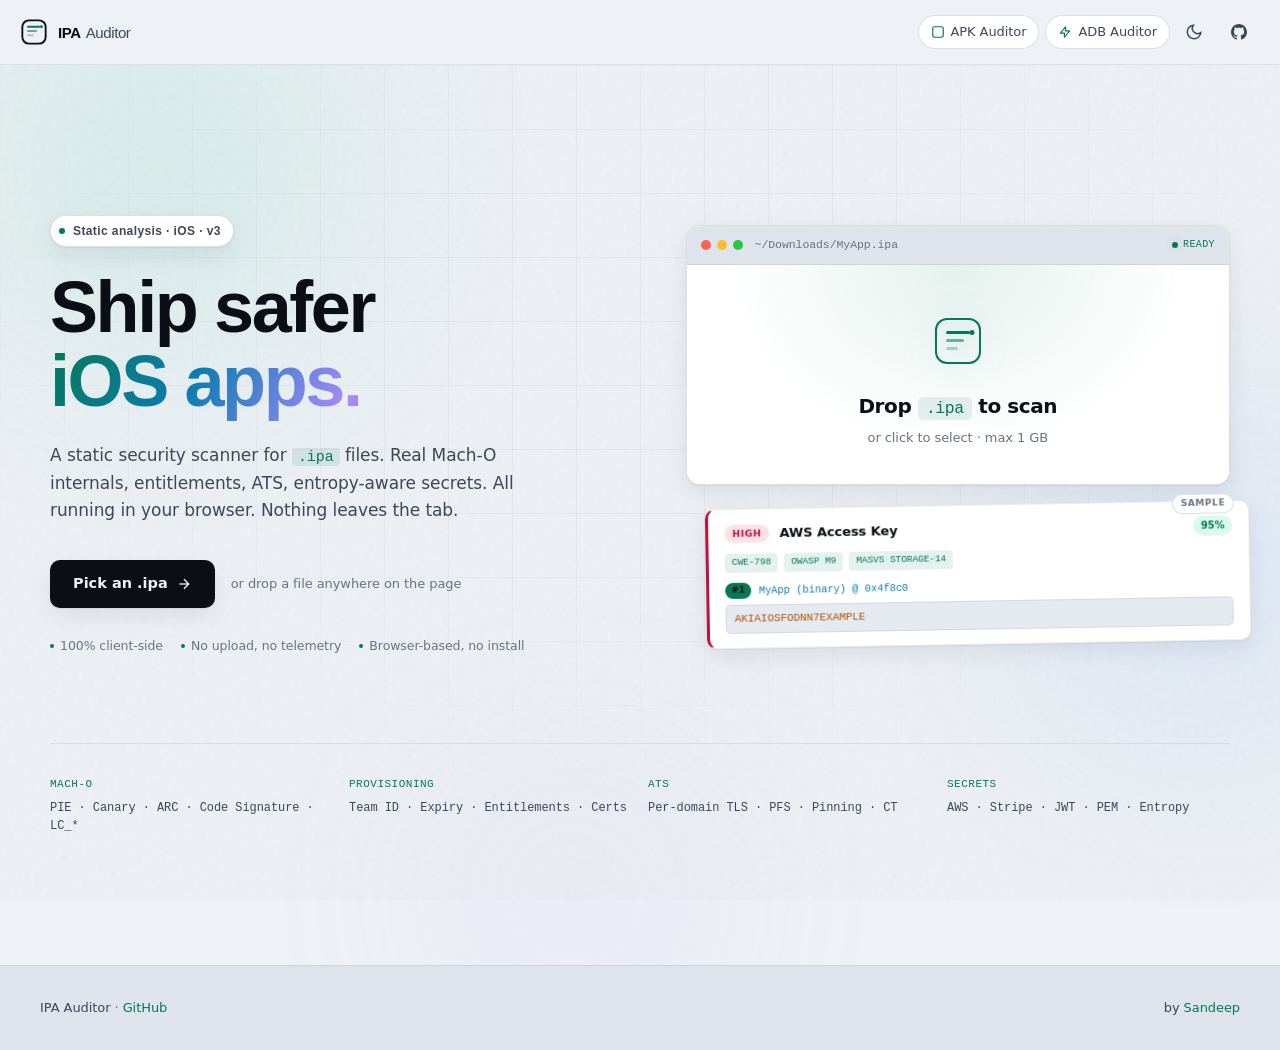
<file: index.html>
<!DOCTYPE html>
<html lang="en" data-theme="dark">
<head>
    <meta charset="UTF-8">
    <meta name="viewport" content="width=device-width, initial-scale=1.0, viewport-fit=cover">
    <meta name="color-scheme" content="dark light">
    <title>IPA Auditor - iOS Static Security Analysis</title>
    <meta name="description" content="iOS IPA static security scanner in your browser. Real Mach-O parsing, embedded provisioning &amp; entitlements, deep ATS analysis, entropy-aware secret detection, SARIF / JSON / CSV / PDF export. 100% client-side.">
    <meta name="author" content="Sandeep Wawdane">
    <meta name="generator" content="IPA Auditor 3.0">
    <meta name="theme-color" content="#FCFCFD" media="(prefers-color-scheme: light)">
    <meta name="theme-color" content="#07080B" media="(prefers-color-scheme: dark)">
    <meta name="application-name" content="IPA Auditor">
    <meta http-equiv="X-Content-Type-Options" content="nosniff">
    <meta http-equiv="X-UA-Compatible" content="IE=edge">
    <meta http-equiv="Content-Security-Policy" content="default-src 'self'; img-src 'self' data: blob:; style-src 'self' 'unsafe-inline' https://fonts.googleapis.com; font-src 'self' https://fonts.gstatic.com data:; script-src 'self' 'unsafe-inline' blob:; worker-src 'self' blob:; connect-src 'self'; frame-ancestors 'none'; base-uri 'self'; form-action 'self'">
    <meta name="referrer" content="strict-origin-when-cross-origin">
    <meta name="robots" content="index, follow, max-image-preview:large">

    <meta property="og:title" content="IPA Auditor - iOS Static Security Analysis">
    <meta property="og:description" content="iOS IPA static security scanner in your browser. Real Mach-O parsing, entitlements, ATS, entropy-aware secret detection. 100% client-side.">
    <meta property="og:type" content="website">
    <meta property="og:url" content="https://ipaauditor.com/">
    <meta property="og:image" content="https://ipaauditor.com/icons/icon-512.svg">
    <meta property="og:image:type" content="image/svg+xml">
    <meta property="og:image:width" content="512">
    <meta property="og:image:height" content="512">
    <meta property="og:site_name" content="IPA Auditor">
    <meta property="og:locale" content="en_US">

    <meta name="twitter:card" content="summary_large_image">
    <meta name="twitter:title" content="IPA Auditor - iOS Static Security Analysis">
    <meta name="twitter:description" content="iOS IPA static security scanner in your browser. Mach-O + entitlements + ATS + entropy-aware secrets. 100% client-side.">
    <meta name="twitter:image" content="https://ipaauditor.com/icons/icon-512.svg">

    <link rel="canonical" href="https://ipaauditor.com/">
    <link rel="icon" type="image/svg+xml" href="icons/icon-192.svg">
    <link rel="preconnect" href="https://fonts.googleapis.com">
    <link rel="preconnect" href="https://fonts.gstatic.com" crossorigin>
    <link rel="preload" as="style" href="https://fonts.googleapis.com/css2?family=Inter:wght@400;500;600;700&family=Fraunces:opsz,wght@9..144,500;9..144,600;9..144,700;9..144,800&family=JetBrains+Mono:wght@400;500&display=swap">
    <link rel="stylesheet" href="https://fonts.googleapis.com/css2?family=Inter:wght@400;500;600;700&family=Fraunces:opsz,wght@9..144,500;9..144,600;9..144,700;9..144,800&family=JetBrains+Mono:wght@400;500&display=swap">
    <link rel="stylesheet" href="src/styles.css">

    <script type="application/ld+json">
    {
      "@context": "https://schema.org",
      "@type": "WebApplication",
      "name": "IPA Auditor",
      "url": "https://ipaauditor.com/",
      "applicationCategory": "SecurityApplication",
      "operatingSystem": "Web Browser",
      "browserRequirements": "Requires a modern browser with Web Workers, IndexedDB, and File API support.",
      "offers": { "@type": "Offer", "price": "0", "priceCurrency": "USD" },
      "creator": { "@type": "Person", "name": "Sandeep Wawdane", "url": "https://github.com/thecybersandeep" },
      "description": "iOS IPA static security scanner running entirely in the browser."
    }
    </script>
</head>
<body>
    <a class="skip-link" href="#main">Skip to content</a>

    <div class="gradient-orbs" aria-hidden="true">
        <div class="orb orb-1"></div>
        <div class="orb orb-2"></div>
        <div class="orb orb-3"></div>
    </div>
    <div class="grid-pattern" aria-hidden="true"></div>

    <header class="site-header" role="banner">
        <div class="site-header-inner">
            <a href="#" class="logo" aria-label="IPA Auditor home">
                <div class="logo-icon" aria-hidden="true">
                    <svg viewBox="0 0 36 36" fill="none" xmlns="http://www.w3.org/2000/svg">
                        <rect x="3" y="3" width="30" height="30" rx="8.5" fill="none" stroke="currentColor" stroke-width="2.4" stroke-linejoin="round"/>
                        <rect x="9" y="10" width="17" height="2.6" rx="1.3" fill="var(--accent-primary)"/>
                        <rect x="9" y="15.5" width="13" height="2.6" rx="1.3" fill="currentColor" opacity="0.42"/>
                        <rect x="9" y="21" width="9"  height="2.6" rx="1.3" fill="currentColor" opacity="0.22"/>
                        <circle cx="27.5" cy="11.3" r="1.9" fill="var(--accent-primary)"/>
                    </svg>
                </div>
                <div class="logo-text"><span class="logo-prefix">IPA</span><span class="logo-suffix">Auditor</span></div>
            </a>
            <nav class="nav-links" aria-label="Main">
                <a href="https://apkauditor.com/" class="nav-link nav-sibling" target="_blank" rel="noopener noreferrer" title="Android APK static analyzer">
                    <svg viewBox="0 0 24 24" width="14" height="14" fill="none" stroke="currentColor" stroke-width="2" aria-hidden="true"><rect x="3" y="3" width="18" height="18" rx="3"/><line x1="9" y1="9" x2="9.01" y2="9"/><line x1="15" y1="9" x2="15.01" y2="9"/></svg>
                    APK Auditor
                </a>
                <a href="https://adbauditor.com/" class="nav-link nav-sibling" target="_blank" rel="noopener noreferrer" title="Live Android audit over WebUSB">
                    <svg viewBox="0 0 24 24" width="14" height="14" fill="none" stroke="currentColor" stroke-width="2" aria-hidden="true"><path stroke-linecap="round" stroke-linejoin="round" d="M13 10V3L4 14h7v7l9-11h-7z"/></svg>
                    ADB Auditor
                </a>
                <button class="nav-link icon" id="themeToggle" type="button" aria-label="Toggle theme" title="Toggle theme">
                    <svg class="theme-dark"  viewBox="0 0 24 24" width="18" height="18" fill="none" stroke="currentColor" stroke-width="2" aria-hidden="true"><path d="M21 12.79A9 9 0 1 1 11.21 3 7 7 0 0 0 21 12.79z"/></svg>
                    <svg class="theme-light" viewBox="0 0 24 24" width="18" height="18" fill="none" stroke="currentColor" stroke-width="2" aria-hidden="true"><circle cx="12" cy="12" r="5"/><line x1="12" y1="1" x2="12" y2="3"/><line x1="12" y1="21" x2="12" y2="23"/><line x1="4.22" y1="4.22" x2="5.64" y2="5.64"/><line x1="18.36" y1="18.36" x2="19.78" y2="19.78"/><line x1="1" y1="12" x2="3" y2="12"/><line x1="21" y1="12" x2="23" y2="12"/><line x1="4.22" y1="19.78" x2="5.64" y2="18.36"/><line x1="18.36" y1="5.64" x2="19.78" y2="4.22"/></svg>
                </button>
                <a href="https://github.com/thecybersandeep/ipaauditor" class="nav-link" target="_blank" rel="noopener noreferrer" aria-label="GitHub repo">
                    <svg viewBox="0 0 24 24" width="16" height="16" fill="currentColor" aria-hidden="true"><path d="M12 0c-6.626 0-12 5.373-12 12 0 5.302 3.438 9.8 8.207 11.387.599.111.793-.261.793-.577v-2.234c-3.338.726-4.033-1.416-4.033-1.416-.546-1.387-1.333-1.756-1.333-1.756-1.089-.745.083-.729.083-.729 1.205.084 1.839 1.237 1.839 1.237 1.07 1.834 2.807 1.304 3.492.997.107-.775.418-1.305.762-1.604-2.665-.305-5.467-1.334-5.467-5.931 0-1.311.469-2.381 1.236-3.221-.124-.303-.535-1.524.117-3.176 0 0 1.008-.322 3.301 1.23.957-.266 1.983-.399 3.003-.404 1.02.005 2.047.138 3.006.404 2.291-1.552 3.297-1.23 3.297-1.23.653 1.653.242 2.874.118 3.176.77.84 1.235 1.911 1.235 3.221 0 4.609-2.807 5.624-5.479 5.921.43.372.823 1.102.823 2.222v3.293c0 .319.192.694.801.576 4.765-1.589 8.199-6.086 8.199-11.386 0-6.627-5.373-12-12-12z"/></svg>
                </a>
            </nav>
        </div>
    </header>

    <main id="main">
    <section class="hero" id="landingContent">
        <div class="mesh-bg" aria-hidden="true">
            <div class="mesh-orb mesh-orb-1"></div>
            <div class="mesh-orb mesh-orb-2"></div>
            <div class="mesh-orb mesh-orb-3"></div>
            <div class="mesh-grid"></div>
            <div class="cursor-spot" id="cursorSpot"></div>
        </div>

        <div class="hero-inner">
            <div class="hero-text">
                <span class="hero-tag">
                    <span class="hero-tag-dot"></span>
                    Static analysis · iOS · v3
                </span>
                <h1 class="hero-title">
                    Ship safer<br>
                    <span class="hero-title-accent">iOS apps.</span>
                </h1>
                <p class="hero-subtitle">A static security scanner for <code>.ipa</code> files. Real Mach-O internals, entitlements, ATS, entropy-aware secrets. All running in your browser. Nothing leaves the tab.</p>

                <div class="hero-cta">
                    <button class="btn btn-primary btn-lg" id="heroCta" type="button">
                        Pick an .ipa
                        <svg viewBox="0 0 24 24" width="16" height="16" fill="none" stroke="currentColor" stroke-width="2" aria-hidden="true"><line x1="5" y1="12" x2="19" y2="12"/><polyline points="12 5 19 12 12 19"/></svg>
                    </button>
                    <span class="hero-cta-hint">or drop a file anywhere on the page</span>
                </div>

                <div class="hero-checks">
                    <span class="hero-check"><span class="hero-check-dot"></span>100% client-side</span>
                    <span class="hero-check"><span class="hero-check-dot"></span>No upload, no telemetry</span>
                    <span class="hero-check"><span class="hero-check-dot"></span>Browser-based, no install</span>
                </div>
            </div>

            <div class="hero-visual">
                <div class="dropzone" id="dropZone" role="button" tabindex="0" aria-label="Drop IPA file or click to select">
                    <div class="dropzone-toprow">
                        <span class="dropzone-traffic"><i></i><i></i><i></i></span>
                        <span class="dropzone-file mono">~/Downloads/MyApp.ipa</span>
                        <span class="dropzone-status"><span class="dropzone-status-dot"></span>READY</span>
                    </div>
                    <div class="dropzone-body">
                        <div class="dropzone-icon" aria-hidden="true">
                            <svg viewBox="0 0 64 64" fill="none">
                                <rect x="10" y="10" width="44" height="44" rx="11" fill="none" stroke="currentColor" stroke-width="2"/>
                                <rect x="20" y="22" width="24" height="3" rx="1.5" fill="currentColor"/>
                                <rect x="20" y="30" width="18" height="3" rx="1.5" fill="currentColor" opacity="0.55"/>
                                <rect x="20" y="38" width="12" height="3" rx="1.5" fill="currentColor" opacity="0.30"/>
                                <circle cx="46" cy="23.5" r="2.5" fill="var(--accent-primary)"/>
                            </svg>
                        </div>
                        <div class="dropzone-title">Drop <code>.ipa</code> to scan</div>
                        <div class="dropzone-desc">or click to select · max 1 GB</div>
                    </div>
                </div>

                <div class="preview-card" id="previewCard" aria-hidden="true">
                    <div class="preview-card-head">
                        <span class="preview-sev preview-sev-high" data-field="sev">HIGH</span>
                        <span class="preview-title" data-field="title">AWS Access Key</span>
                        <span class="preview-conf" data-field="conf">95%</span>
                    </div>
                    <div class="preview-meta" data-field="meta">
                        <span class="preview-tag">CWE-798</span>
                        <span class="preview-tag">OWASP M9</span>
                        <span class="preview-tag">MASVS STORAGE-14</span>
                    </div>
                    <div class="preview-instance">
                        <span class="preview-instance-num">#1</span>
                        <code class="preview-file" data-field="file">MyApp (binary) @ 0x4f8c0</code>
                    </div>
                    <code class="preview-match" data-field="match">&#65;KIA&#73;OSFODNN7EXAMPLE</code>
                </div>
            </div>

            <input type="file" id="fileInput" class="file-input" accept=".ipa,.zip" aria-label="Select IPA file">
        </div>

        <div class="hero-feats-row">
            <div class="hero-feat"><span class="hero-feat-key">Mach-O</span><span class="hero-feat-val">PIE · Canary · ARC · Code Signature · LC_*</span></div>
            <div class="hero-feat"><span class="hero-feat-key">Provisioning</span><span class="hero-feat-val">Team ID · Expiry · Entitlements · Certs</span></div>
            <div class="hero-feat"><span class="hero-feat-key">ATS</span><span class="hero-feat-val">Per-domain TLS · PFS · Pinning · CT</span></div>
            <div class="hero-feat"><span class="hero-feat-key">Secrets</span><span class="hero-feat-val">AWS · Stripe · JWT · PEM · Entropy</span></div>
        </div>

    </section>

    <div class="app-container" id="appContainer">
        <div class="app-header">
            <div class="app-title">
                <div class="app-icon" id="appIcon" aria-hidden="true"></div>
                <div class="app-info">
                    <h2 id="appName">App Name</h2>
                    <p id="bundleId" class="mono">bundle.id</p>
                </div>
            </div>
            <div class="app-actions">
                <div class="export-menu">
                    <button class="btn btn-ghost" id="exportMenuBtn" type="button" aria-haspopup="true" aria-expanded="false" title="Export findings">
                        <svg viewBox="0 0 24 24" width="14" height="14" fill="none" stroke="currentColor" stroke-width="2" aria-hidden="true"><path d="M21 15v4a2 2 0 01-2 2H5a2 2 0 01-2-2v-4"/><polyline points="7 10 12 15 17 10"/><line x1="12" y1="15" x2="12" y2="3"/></svg>
                        Export
                        <svg viewBox="0 0 24 24" width="12" height="12" fill="none" stroke="currentColor" stroke-width="2" aria-hidden="true"><polyline points="6 9 12 15 18 9"/></svg>
                    </button>
                    <div class="export-dropdown" id="exportDropdown" role="menu" hidden>
                        <button class="export-item" data-export="pdf"   role="menuitem" type="button"><span class="export-item-name">PDF Report</span><span class="export-item-desc">printable audit</span></button>
                        <button class="export-item" data-export="json"  role="menuitem" type="button"><span class="export-item-name">JSON</span><span class="export-item-desc">full result tree</span></button>
                        <button class="export-item" data-export="csv"   role="menuitem" type="button"><span class="export-item-name">CSV</span><span class="export-item-desc">findings table</span></button>
                        <button class="export-item" data-export="sarif" role="menuitem" type="button"><span class="export-item-name">SARIF 2.1</span><span class="export-item-desc">GitHub Code Scanning</span></button>
                    </div>
                </div>
                <button class="btn btn-primary" id="newScanBtn" type="button">
                    <svg viewBox="0 0 24 24" width="16" height="16" fill="none" stroke="currentColor" stroke-width="2" aria-hidden="true"><polyline points="23 4 23 10 17 10"/><path d="M20.49 15a9 9 0 1 1-2.12-9.36L23 10"/></svg>
                    New Scan
                </button>
            </div>
        </div>

        <nav class="tabs" role="tablist" aria-label="Analysis tabs">
            <button class="tab active" role="tab" data-tab="overview"     aria-selected="true"  aria-controls="panel-overview">
                <svg viewBox="0 0 24 24" width="16" height="16" fill="none" stroke="currentColor" stroke-width="2" aria-hidden="true"><rect x="3" y="3" width="7" height="7"/><rect x="14" y="3" width="7" height="7"/><rect x="14" y="14" width="7" height="7"/><rect x="3" y="14" width="7" height="7"/></svg>
                Overview
            </button>
            <button class="tab" role="tab" data-tab="findings"     aria-selected="false" aria-controls="panel-findings">
                <svg viewBox="0 0 24 24" width="16" height="16" fill="none" stroke="currentColor" stroke-width="2" aria-hidden="true"><path d="M12 22s8-4 8-10V5l-8-3-8 3v7c0 6 8 10 8 10z"/></svg>
                Findings <span class="tab-badge" id="findingsCount">0</span>
            </button>
            <button class="tab" role="tab" data-tab="binary"       aria-selected="false" aria-controls="panel-binary">
                <svg viewBox="0 0 24 24" width="16" height="16" fill="none" stroke="currentColor" stroke-width="2" aria-hidden="true"><polyline points="16 18 22 12 16 6"/><polyline points="8 6 2 12 8 18"/></svg>
                Binary
            </button>
            <button class="tab" role="tab" data-tab="entitlements" aria-selected="false" aria-controls="panel-entitlements">
                <svg viewBox="0 0 24 24" width="16" height="16" fill="none" stroke="currentColor" stroke-width="2" aria-hidden="true"><rect x="3" y="11" width="18" height="11" rx="2"/><path d="M7 11V7a5 5 0 0110 0v4"/></svg>
                Entitlements
            </button>
            <button class="tab" role="tab" data-tab="ats"          aria-selected="false" aria-controls="panel-ats">
                <svg viewBox="0 0 24 24" width="16" height="16" fill="none" stroke="currentColor" stroke-width="2" aria-hidden="true"><circle cx="12" cy="12" r="10"/><line x1="2" y1="12" x2="22" y2="12"/><path d="M12 2a15.3 15.3 0 0 1 4 10 15.3 15.3 0 0 1-4 10 15.3 15.3 0 0 1-4-10 15.3 15.3 0 0 1 4-10z"/></svg>
                ATS
            </button>
            <button class="tab" role="tab" data-tab="explorer"     aria-selected="false" aria-controls="panel-explorer">
                <svg viewBox="0 0 24 24" width="16" height="16" fill="none" stroke="currentColor" stroke-width="2" aria-hidden="true"><path d="M22 19a2 2 0 01-2 2H4a2 2 0 01-2-2V5a2 2 0 012-2h5l2 3h9a2 2 0 012 2z"/></svg>
                Explorer
            </button>
        </nav>

        <section id="panel-overview" class="panel active" role="tabpanel">
            <div class="stats-grid" id="overviewStats"></div>
            <div class="results-section">
                <div class="results-header"><svg viewBox="0 0 24 24" width="18" height="18" fill="none" stroke="currentColor" stroke-width="2" aria-hidden="true"><circle cx="12" cy="12" r="10"/><line x1="12" y1="16" x2="12" y2="12"/><line x1="12" y1="8" x2="12.01" y2="8"/></svg>Application</div>
                <div id="appInfoGrid" class="results-body"></div>
            </div>
            <div class="results-section">
                <div class="results-header"><svg viewBox="0 0 24 24" width="18" height="18" fill="none" stroke="currentColor" stroke-width="2" aria-hidden="true"><path d="M1 12s4-8 11-8 11 8 11 8-4 8-11 8-11-8-11-8z"/><circle cx="12" cy="12" r="3"/></svg>Permissions</div>
                <div id="permissionsList" class="results-body"></div>
            </div>
            <div class="results-section">
                <div class="results-header"><svg viewBox="0 0 24 24" width="18" height="18" fill="none" stroke="currentColor" stroke-width="2" aria-hidden="true"><path d="M10 13a5 5 0 007.54.54l3-3a5 5 0 00-7.07-7.07l-1.72 1.71"/><path d="M14 11a5 5 0 00-7.54-.54l-3 3a5 5 0 007.07 7.07l1.71-1.71"/></svg>URL Schemes</div>
                <div id="urlSchemesList" class="results-body"></div>
            </div>
            <div class="results-section">
                <div class="results-header"><svg viewBox="0 0 24 24" width="18" height="18" fill="none" stroke="currentColor" stroke-width="2" aria-hidden="true"><path d="M21 16V8a2 2 0 00-1-1.73l-7-4a2 2 0 00-2 0l-7 4A2 2 0 003 8v8a2 2 0 001 1.73l7 4a2 2 0 002 0l7-4A2 2 0 0021 16z"/></svg>Trackers &amp; SDKs</div>
                <div id="trackersList" class="results-body"></div>
            </div>
        </section>

        <section id="panel-findings" class="panel" role="tabpanel" hidden>
            <div class="findings-toolbar" role="toolbar" aria-label="Findings filters">
                <div class="filter-bar">
                    <button class="filter-btn active" data-filter="all" type="button">All</button>
                    <button class="filter-btn" data-filter="high"    type="button">High</button>
                    <button class="filter-btn" data-filter="warning" type="button">Warning</button>
                    <button class="filter-btn" data-filter="info"    type="button">Info</button>
                    <button class="filter-btn" data-filter="secure"  type="button">Secure</button>
                </div>
                <div class="findings-controls">
                    <label class="search-wrap">
                        <span class="sr-only">Search findings</span>
                        <input type="search" id="findingsSearchInput" placeholder="Search rule, file, match, CWE…  (press / to focus)" aria-label="Search findings">
                    </label>
                    <label class="sort-wrap">
                        <span>Sort</span>
                        <select id="findingsSort" aria-label="Sort findings">
                            <option value="severity">Severity</option>
                            <option value="confidence">Confidence</option>
                            <option value="count">Count</option>
                            <option value="name">Name</option>
                        </select>
                    </label>
                    <label class="conf-wrap">
                        <span>Min confidence <span id="findingsMinConfidenceLabel">≥ 0%</span></span>
                        <input type="range" id="findingsMinConfidence" min="0" max="100" step="5" value="0" aria-label="Minimum confidence">
                    </label>
                    <div class="bulk-actions">
                        <button class="bulk-btn" id="expandAllBtn"   type="button" title="Expand all">Expand All</button>
                        <button class="bulk-btn" id="collapseAllBtn" type="button" title="Collapse all">Collapse All</button>
                    </div>
                </div>
            </div>
            <div class="results-section">
                <div class="results-header">
                    <svg viewBox="0 0 24 24" width="18" height="18" fill="none" stroke="currentColor" stroke-width="2" aria-hidden="true"><path d="M10.29 3.86L1.82 18a2 2 0 001.71 3h16.94a2 2 0 001.71-3L13.71 3.86a2 2 0 00-3.42 0z"/><line x1="12" y1="9" x2="12" y2="13"/><line x1="12" y1="17" x2="12.01" y2="17"/></svg>
                    <span>Findings</span>
                    <span id="findingsResultCount" class="results-header-sub">0</span>
                </div>
                <div id="findingsList" class="results-body" role="list"></div>
                <div id="findingsPager" class="findings-pager" aria-label="Pagination"></div>
            </div>
        </section>

        <section id="panel-binary" class="panel" role="tabpanel" hidden>
            <div class="results-section">
                <div class="results-header"><svg viewBox="0 0 24 24" width="18" height="18" fill="none" stroke="currentColor" stroke-width="2" aria-hidden="true"><path d="M12 22s8-4 8-10V5l-8-3-8 3v7c0 6 8 10 8 10z"/></svg>Checksec</div>
                <div id="checksecGrid" class="results-body"></div>
            </div>
            <div class="results-section">
                <div class="results-header"><svg viewBox="0 0 24 24" width="18" height="18" fill="none" stroke="currentColor" stroke-width="2" aria-hidden="true"><polyline points="16 18 22 12 16 6"/><polyline points="8 6 2 12 8 18"/></svg>Mach-O Details</div>
                <div id="machoMeta" class="results-body"></div>
            </div>
        </section>

        <section id="panel-entitlements" class="panel" role="tabpanel" hidden>
            <div class="results-section">
                <div class="results-header"><svg viewBox="0 0 24 24" width="18" height="18" fill="none" stroke="currentColor" stroke-width="2" aria-hidden="true"><path d="M14 2H6a2 2 0 00-2 2v16a2 2 0 002 2h12a2 2 0 002-2V8z"/><polyline points="14 2 14 8 20 8"/></svg>Provisioning Profile</div>
                <div id="provisioningCard" class="results-body"></div>
            </div>
            <div class="results-section">
                <div class="results-header"><svg viewBox="0 0 24 24" width="18" height="18" fill="none" stroke="currentColor" stroke-width="2" aria-hidden="true"><rect x="3" y="11" width="18" height="11" rx="2"/><path d="M7 11V7a5 5 0 0110 0v4"/></svg>Entitlements</div>
                <div id="entitlementsCard" class="results-body"></div>
            </div>
        </section>

        <section id="panel-ats" class="panel" role="tabpanel" hidden>
            <div class="results-section">
                <div class="results-header"><svg viewBox="0 0 24 24" width="18" height="18" fill="none" stroke="currentColor" stroke-width="2" aria-hidden="true"><circle cx="12" cy="12" r="10"/></svg>App Transport Security</div>
                <div id="atsPanel" class="results-body"></div>
            </div>
        </section>

        <section id="panel-explorer" class="panel" role="tabpanel" hidden>
            <div class="explorer-container">
                <aside class="explorer-sidebar" aria-label="Files">
                    <div class="quick-access">
                        <div class="quick-access-header"><span>Quick Access</span></div>
                        <div class="quick-access-list" id="quickAccessList"></div>
                    </div>
                    <div class="explorer-controls">
                        <input type="search" id="fileSearchInput" placeholder="Search files…" aria-label="Search files">
                    </div>
                    <div id="fileSearchResults" role="listbox"></div>
                    <div class="tree-section-header">
                        <span>Files</span>
                        <span class="tree-file-count" id="totalFileCount"></span>
                    </div>
                    <div class="file-tree-container" id="fileTree" role="tree"></div>
                </aside>
                <div class="explorer-main">
                    <div class="explorer-toolbar">
                        <span class="current-file-path mono" id="currentFilePath">Select a file</span>
                        <button class="viewer-btn" id="downloadFileBtn" type="button" title="Download this file" aria-label="Download current file" disabled>
                            <svg viewBox="0 0 24 24" width="14" height="14" fill="none" stroke="currentColor" stroke-width="2" aria-hidden="true"><path d="M21 15v4a2 2 0 01-2 2H5a2 2 0 01-2-2v-4"/><polyline points="7 10 12 15 17 10"/><line x1="12" y1="15" x2="12" y2="3"/></svg>
                            Download
                        </button>
                    </div>
                    <div class="file-viewer-container">
                        <div id="fileViewer"><div class="no-data">Select a file from Quick Access or the tree</div></div>
                    </div>
                </div>
            </div>
        </section>
    </div>
    </main>

    <footer class="site-footer">
        <div class="site-footer-inner">
            <div class="footer-brand">
                <span>IPA Auditor</span>
                <span class="footer-divider">·</span>
                <a href="https://github.com/thecybersandeep/ipaauditor" target="_blank" rel="noopener noreferrer">GitHub</a>
            </div>
            <div class="footer-copyright">by <a href="https://github.com/thecybersandeep" target="_blank" rel="noopener noreferrer">Sandeep</a></div>
        </div>
    </footer>

    <div class="loading-overlay" id="loadingOverlay" role="alertdialog" aria-live="polite" aria-labelledby="loadingText">
        <div class="loader" aria-hidden="true"></div>
        <div class="loading-text" id="loadingText">Analyzing IPA…</div>
        <div class="loading-subtext" id="progressText">Extracting…</div>
        <div class="loading-detail" id="progressDetail"></div>
        <div class="progress-bar" aria-hidden="true"><div class="progress-fill" id="progressFill"></div></div>
    </div>

    <div class="toast-container" id="toastContainer" aria-live="polite" aria-atomic="true"></div>

    <script src="lib/jszip.min.js?v=20260530"></script>
    <script src="lib/jspdf.umd.min.js?v=20260530"></script>
    <script src="src/core/macho.js?v=20260530"></script>
    <script src="src/core/plist.js?v=20260530"></script>
    <script src="src/core/provisioning.js?v=20260530"></script>
    <script src="src/core/entropy.js?v=20260530"></script>
    <script src="src/core/rules.js?v=20260530"></script>
    <script src="src/core/ats.js?v=20260530"></script>
    <script src="src/core/analyzer.js?v=20260530"></script>
    <script src="src/core/export.js?v=20260530"></script>
    <script src="src/core/pdf.js?v=20260530"></script>
    <script src="src/main.js?v=20260530"></script>
</body>
</html>
</file>
<file: src/styles.css>
:root,
[data-theme="dark"] {
    --bg-primary: #07080B;
    --bg-secondary: #0C0E13;
    --bg-tertiary: #11141B;
    --bg-card: #0E1117;
    --bg-elevated: #161A22;
    --border-subtle: rgba(255, 255, 255, 0.06);
    --border-default: rgba(255, 255, 255, 0.10);
    --border-hover: rgba(255, 255, 255, 0.22);
    --text-primary: #F6F8FA;
    --text-secondary: #9CA3AF;
    --text-muted: #6B7280;
    --accent-primary: #10D689;
    --accent-secondary: #08B073;
    --accent-glow: rgba(16, 214, 137, 0.30);
    --accent-subtle: rgba(16, 214, 137, 0.10);
    --cyan: #38BDF8;
    --green: #10D689;
    --red: #F43F5E;
    --orange: #FB923C;
    --code-bg: #050709;
    --focus: #10D689;
    --shadow-card: 0 1px 2px rgba(0,0,0,0.4), 0 8px 24px rgba(0,0,0,0.30);
    --shadow-elev: 0 16px 40px rgba(0,0,0,0.55);
    --radius-sm: 6px;
    --radius-md: 10px;
    --radius-lg: 14px;
    --radius-xl: 20px;
}

[data-theme="light"] {
    --bg-primary: #EEF1F6;
    --bg-secondary: #DFE4EC;
    --bg-tertiary: #FFFFFF;
    --bg-card: #FFFFFF;
    --bg-elevated: #FFFFFF;
    --border-subtle: rgba(17, 24, 39, 0.08);
    --border-default: rgba(17, 24, 39, 0.14);
    --border-hover: rgba(17, 24, 39, 0.28);
    --text-primary: #0B0E14;
    --text-secondary: #3F4757;
    --text-muted: #6B7280;
    --accent-primary: #047857;
    --accent-secondary: #036044;
    --accent-glow: rgba(4, 120, 87, 0.24);
    --accent-subtle: rgba(4, 120, 87, 0.10);
    --cyan: #0E7CB1;
    --green: #047857;
    --red: #BE123C;
    --orange: #B45309;
    --code-bg: #E5E9F0;
    --focus: #047857;
    --shadow-card: 0 1px 2px rgba(17,24,39,0.06), 0 8px 24px rgba(17,24,39,0.08);
    --shadow-elev: 0 16px 40px rgba(17,24,39,0.14);
    --radius-sm: 6px;
    --radius-md: 10px;
    --radius-lg: 14px;
    --radius-xl: 20px;
}

* { margin: 0; padding: 0; box-sizing: border-box; }
html { font-size: 15px; scroll-behavior: smooth; }
@media (prefers-reduced-motion: reduce) {
    *, *::before, *::after { animation: none !important; transition: none !important; }
    html { scroll-behavior: auto; }
}
body {
    font-family: 'Inter', ui-sans-serif, -apple-system, system-ui, sans-serif;
    background: var(--bg-primary);
    color: var(--text-primary);
    min-height: 100vh;
    line-height: 1.55;
    -webkit-font-smoothing: antialiased;
    -moz-osx-font-smoothing: grayscale;
    overflow-x: hidden;
    letter-spacing: -0.005em;
    position: relative;
}
body::before {
    content: '';
    position: fixed; inset: 0;
    pointer-events: none; z-index: 1;
    background-image: url("data:image/svg+xml,%3Csvg xmlns='http://www.w3.org/2000/svg' viewBox='0 0 200 200'%3E%3Cfilter id='n'%3E%3CfeTurbulence type='fractalNoise' baseFrequency='0.85' numOctaves='2' stitchTiles='stitch'/%3E%3CfeColorMatrix values='0 0 0 0 0.18 0 0 0 0 0.13 0 0 0 0 0.07 0 0 0 0.55 0'/%3E%3C/filter%3E%3Crect width='200' height='200' filter='url(%23n)'/%3E%3C/svg%3E");
    opacity: 0.06;
    mix-blend-mode: multiply;
}
[data-theme="dark"] body::before { mix-blend-mode: screen; opacity: 0.04; }
.serif { font-family: 'Fraunces', Georgia, serif; }
.site-header, .hero, main, footer, .toast-container { position: relative; z-index: 2; }
.mono { font-family: 'JetBrains Mono', ui-monospace, SFMono-Regular, Consolas, monospace; }
.sr-only { position: absolute; width: 1px; height: 1px; padding: 0; margin: -1px; overflow: hidden; clip: rect(0,0,0,0); white-space: nowrap; border: 0; }
.skip-link { position: absolute; left: -9999px; top: 8px; padding: 8px 12px; background: var(--accent-primary); color: white; border-radius: 6px; z-index: 1000; }
.skip-link:focus { left: 12px; }

:focus-visible {
    outline: 2px solid var(--focus);
    outline-offset: 2px;
    border-radius: 4px;
}

button { font: inherit; color: inherit; }
a { color: inherit; }

.gradient-orbs, .grid-pattern { display: none; }

.site-header {
    position: sticky; top: 0; z-index: 100;
    padding: 14px 20px;
    background: color-mix(in srgb, var(--bg-primary) 92%, transparent);
    backdrop-filter: blur(24px) saturate(180%);
    -webkit-backdrop-filter: blur(24px) saturate(180%);
    border-bottom: 1px solid var(--border-subtle);
}
.site-header-inner { max-width: 1280px; margin: 0 auto; display: flex; align-items: center; justify-content: space-between; gap: 12px; }
.logo { display: inline-flex; align-items: center; gap: 10px; text-decoration: none; color: var(--text-primary); }
.logo-icon { width: 28px; height: 28px; flex-shrink: 0; color: var(--text-primary); transition: transform 0.2s ease; }
.logo:hover .logo-icon { transform: scale(1.06); }
.logo-text { display: inline-flex; align-items: baseline; gap: 0; font-family: 'Inter', sans-serif; font-size: 15px; font-weight: 700; letter-spacing: -0.4px; line-height: 1; }
.logo-prefix { color: var(--text-primary); }
.logo-suffix { color: var(--text-secondary); font-weight: 500; margin-left: 5px; }

.nav-links { display: flex; align-items: center; gap: 6px; }
.nav-link {
    display: inline-flex; align-items: center; gap: 6px;
    padding: 8px 12px; font-size: 13px; font-weight: 500;
    color: var(--text-secondary); background: transparent; border: 1px solid transparent;
    border-radius: 8px; cursor: pointer; text-decoration: none;
    transition: all 0.15s ease;
}
.nav-link:hover { color: var(--text-primary); background: var(--accent-subtle); border-color: var(--border-subtle); }
.nav-link.icon { padding: 8px; }
.nav-link.nav-sibling { padding: 6px 12px; border: 1px solid var(--border-default); border-radius: 999px; background: var(--bg-card); }
.nav-link.nav-sibling:hover { color: var(--text-primary); border-color: var(--accent-primary); background: var(--accent-subtle); }
.nav-link.nav-sibling svg { color: var(--accent-primary); }
.theme-light, .theme-dark { display: none; }
[data-theme="light"] .theme-dark  { display: block; }
[data-theme="dark"]  .theme-light { display: block; }

.btn {
    display: inline-flex; align-items: center; gap: 8px;
    padding: 10px 18px; font-size: 13.5px; font-weight: 600;
    border-radius: var(--radius-md); cursor: pointer; text-decoration: none;
    border: 1px solid transparent; transition: all 0.15s ease;
    background: transparent; color: var(--text-primary);
    line-height: 1.2;
}
.btn-primary {
    background: var(--text-primary);
    color: var(--bg-primary);
    box-shadow: var(--shadow-card);
}
.btn-primary:hover { transform: translateY(-1px); box-shadow: var(--shadow-elev); }
.btn-ghost { background: var(--bg-elevated); border-color: var(--border-default); box-shadow: var(--shadow-card); }
.btn-ghost:hover { border-color: var(--border-hover); transform: translateY(-1px); }
.btn-ghost.danger { color: var(--red); }
.btn-ghost.danger:hover { background: rgba(196, 69, 69, 0.10); border-color: rgba(196, 69, 69, 0.4); }

.hero {
    position: relative; z-index: 2;
    min-height: 100vh;
    display: flex; flex-direction: column;
    align-items: center; justify-content: center;
    padding: 80px 24px 60px;
    overflow: hidden;
}
.mesh-bg { position: absolute; inset: 0; overflow: hidden; pointer-events: none; }
.mesh-grid {
    position: absolute; inset: 0;
    background-image:
        linear-gradient(rgba(255,255,255,0.03) 1px, transparent 1px),
        linear-gradient(90deg, rgba(255,255,255,0.03) 1px, transparent 1px);
    background-size: 64px 64px;
    mask-image: radial-gradient(ellipse 80% 70% at 50% 30%, black 30%, transparent 75%);
    -webkit-mask-image: radial-gradient(ellipse 80% 70% at 50% 30%, black 30%, transparent 75%);
}
[data-theme="light"] .mesh-grid {
    background-image:
        linear-gradient(rgba(17,24,39,0.04) 1px, transparent 1px),
        linear-gradient(90deg, rgba(17,24,39,0.04) 1px, transparent 1px);
}
.mesh-orb { position: absolute; border-radius: 50%; filter: blur(80px); opacity: 0.45; }
.mesh-orb-1 { width: 560px; height: 560px; top: -180px; left: -120px; background: radial-gradient(circle, #10D689 0%, transparent 70%); }
.mesh-orb-2 { width: 480px; height: 480px; top: 30%; right: -160px; background: radial-gradient(circle, #38BDF8 0%, transparent 70%); opacity: 0.30; }
.mesh-orb-3 { width: 380px; height: 380px; bottom: -120px; left: 30%; background: radial-gradient(circle, #A78BFA 0%, transparent 70%); opacity: 0.20; }
.cursor-spot {
    position: absolute;
    width: 600px; height: 600px;
    border-radius: 50%;
    background: radial-gradient(circle, rgba(16, 214, 137, 0.10) 0%, transparent 60%);
    pointer-events: none;
    transform: translate(-50%, -50%);
    transition: opacity 0.3s ease;
    opacity: 0;
    z-index: 1;
    filter: blur(40px);
    mix-blend-mode: screen;
}
[data-theme="light"] .cursor-spot {
    background: radial-gradient(circle, rgba(5, 150, 105, 0.10) 0%, transparent 60%);
    mix-blend-mode: multiply;
}
.hero:hover .cursor-spot { opacity: 1; }
[data-theme="light"] .mesh-orb { opacity: 0.18; filter: blur(100px); }
[data-theme="light"] .mesh-orb-1 { background: radial-gradient(circle, #34D399 0%, transparent 70%); }
[data-theme="light"] .mesh-orb-2 { background: radial-gradient(circle, #60A5FA 0%, transparent 70%); }
[data-theme="light"] .mesh-orb-3 { background: radial-gradient(circle, #C4B5FD 0%, transparent 70%); }

.hero-inner {
    position: relative;
    max-width: 1180px; width: 100%;
    display: grid; grid-template-columns: minmax(0, 1.05fr) minmax(0, 1fr);
    gap: 64px;
    align-items: center;
}
.hero-text { text-align: left; }
.hero-visual { position: relative; }

.hero-text > * { animation: fadeUp 0.6s cubic-bezier(0.22, 1, 0.36, 1) backwards; }
.hero-text > *:nth-child(1) { animation-delay: 0.05s; }
.hero-text > *:nth-child(2) { animation-delay: 0.12s; }
.hero-text > *:nth-child(3) { animation-delay: 0.18s; }
.hero-text > *:nth-child(4) { animation-delay: 0.24s; }
.hero-text > *:nth-child(5) { animation-delay: 0.30s; }
.hero-visual { animation: fadeUp 0.8s cubic-bezier(0.22, 1, 0.36, 1) 0.20s backwards; }
.hero-feats-row { animation: fadeUp 0.6s cubic-bezier(0.22, 1, 0.36, 1) 0.45s backwards; }
@keyframes fadeUp {
    from { opacity: 0; transform: translateY(16px); }
    to   { opacity: 1; transform: translateY(0); }
}
@media (prefers-reduced-motion: reduce) {
    .hero-text > *, .hero-visual, .hero-feats-row { animation: none; }
}

.dropzone-status {
    margin-left: auto;
    display: inline-flex; align-items: center; gap: 5px;
    font-family: 'JetBrains Mono', monospace;
    font-size: 10px;
    color: var(--accent-primary);
    letter-spacing: 0.4px;
}
.dropzone-status-dot {
    width: 6px; height: 6px;
    border-radius: 50%;
    background: var(--accent-primary);
    box-shadow: 0 0 8px var(--accent-glow);
    animation: dotPulse 1.6s ease-in-out infinite;
}
@keyframes dotPulse { 0%,100% { opacity: 1; } 50% { opacity: 0.35; } }

.preview-card {
    transition: opacity 0.4s ease, transform 0.4s ease;
}
.preview-card.swapping {
    opacity: 0;
    transform: rotate(-1deg) translateX(20px) translateY(-4px);
}
.hero-badge {
    display: inline-flex; align-items: center; gap: 8px;
    padding: 6px 12px; background: var(--accent-subtle);
    border: 1px solid rgba(129, 140, 248, 0.25);
    border-radius: 100px; font-size: 12px; font-weight: 600;
    color: var(--accent-primary); margin-bottom: 24px;
}
.hero-badge .dot { width: 6px; height: 6px; background: var(--accent-primary); border-radius: 50%; animation: pulse 2s ease infinite; }
@keyframes pulse { 0%,100% { opacity: 1; transform: scale(1); } 50% { opacity: 0.5; transform: scale(1.5); } }
.hero-tag {
    display: inline-flex; align-items: center; gap: 8px;
    font-family: 'Inter', sans-serif;
    font-size: 12px; font-weight: 600;
    letter-spacing: 0.4px;
    color: var(--text-secondary);
    padding: 6px 12px 6px 8px;
    background: var(--bg-card);
    border: 1px solid var(--border-default);
    border-radius: 100px;
    margin-bottom: 24px;
    box-shadow: var(--shadow-card);
}
.hero-tag-dot {
    width: 6px; height: 6px;
    border-radius: 50%;
    background: var(--accent-primary);
    box-shadow: 0 0 8px var(--accent-glow);
    animation: tagPulse 2s ease-in-out infinite;
}
@keyframes tagPulse { 0%,100% { opacity: 1; } 50% { opacity: 0.4; } }

.hero-title {
    font-family: 'Inter', sans-serif;
    font-size: clamp(44px, 6vw, 72px);
    font-weight: 700;
    letter-spacing: -2.4px;
    line-height: 1.02;
    margin-bottom: 24px;
    color: var(--text-primary);
}
.hero-title-accent {
    background: linear-gradient(120deg, var(--accent-primary) 0%, var(--cyan) 25%, #A78BFA 50%, var(--cyan) 75%, var(--accent-primary) 100%);
    background-size: 200% 100%;
    -webkit-background-clip: text;
    background-clip: text;
    -webkit-text-fill-color: transparent;
    animation: titleGradient 8s ease-in-out infinite;
}
@keyframes titleGradient {
    0%, 100% { background-position: 0% 50%; }
    50%      { background-position: 100% 50%; }
}
.hero-subtitle {
    font-size: clamp(15px, 1.4vw, 17px);
    color: var(--text-secondary);
    max-width: 520px;
    margin: 0 0 36px;
    line-height: 1.6;
}
.hero-subtitle code {
    font-family: 'JetBrains Mono', monospace;
    font-size: 0.88em;
    padding: 1px 6px;
    background: var(--accent-subtle);
    color: var(--accent-primary);
    border-radius: 4px;
}
.hero-cta { display: flex; align-items: center; gap: 16px; margin-bottom: 28px; flex-wrap: wrap; }
.btn-lg { padding: 14px 22px; font-size: 14.5px; font-weight: 600; }
.hero-cta-hint { font-size: 13px; color: var(--text-muted); }

.hero-checks { display: flex; gap: 18px; flex-wrap: wrap; }
.hero-check { display: inline-flex; align-items: center; gap: 6px; font-size: 12.5px; color: var(--text-muted); }
.hero-check-dot { width: 4px; height: 4px; border-radius: 50%; background: var(--accent-primary); }

.hero-feats-row {
    position: relative; z-index: 2;
    max-width: 1180px; width: 100%;
    margin: 88px auto 0;
    display: grid;
    grid-template-columns: repeat(4, 1fr);
    gap: 16px;
    border-top: 1px solid var(--border-subtle);
    padding-top: 32px;
}
.hero-feat { display: flex; flex-direction: column; gap: 6px; }
.hero-feat-key {
    font-family: 'JetBrains Mono', monospace;
    font-size: 11px; font-weight: 500;
    letter-spacing: 0.5px;
    color: var(--accent-primary);
    text-transform: uppercase;
}
.hero-feat-val {
    font-family: 'JetBrains Mono', monospace;
    font-size: 12px;
    color: var(--text-secondary);
    line-height: 1.5;
}

@property --rotation-angle {
    syntax: '<angle>';
    inherits: false;
    initial-value: 0deg;
}
.dropzone {
    position: relative;
    background: var(--bg-card);
    border: 1px solid var(--border-default);
    border-radius: var(--radius-lg);
    cursor: pointer; overflow: hidden;
    transition: all 0.2s ease;
    box-shadow: var(--shadow-card);
}
.dropzone::before {
    content: '';
    position: absolute; inset: -1px;
    border-radius: var(--radius-lg);
    background: conic-gradient(from var(--rotation-angle, 0deg), transparent 0%, var(--accent-primary) 15%, var(--cyan) 30%, transparent 45%, transparent 100%);
    z-index: -1;
    opacity: 0;
    transition: opacity 0.3s ease;
    animation: borderRotate 6s linear infinite;
}
@keyframes borderRotate {
    to { --rotation-angle: 360deg; }
}
@supports not (background: conic-gradient(from 0deg, red, blue)) {
    .dropzone::before {
        background: linear-gradient(135deg, var(--accent-primary), var(--cyan));
    }
}
.dropzone::after {
    content: '';
    position: absolute; inset: 1px;
    border-radius: calc(var(--radius-lg) - 1px);
    background: var(--bg-card);
    z-index: -1;
}
.dropzone:hover, .dropzone:focus-visible { transform: translateY(-2px); }
.dropzone:hover::before { opacity: 0.8; }
.dropzone.drag-over::before { opacity: 1; }
.dropzone.drag-over { transform: scale(1.005); }
.dropzone-toprow {
    display: flex; align-items: center; gap: 12px;
    padding: 10px 14px;
    background: var(--bg-secondary);
    border-bottom: 1px solid var(--border-subtle);
}
.dropzone-traffic { display: inline-flex; gap: 6px; }
.dropzone-traffic i { width: 10px; height: 10px; border-radius: 50%; background: var(--border-default); display: inline-block; }
.dropzone-traffic i:nth-child(1) { background: #FF5F57; }
.dropzone-traffic i:nth-child(2) { background: #FEBC2E; }
.dropzone-traffic i:nth-child(3) { background: #28C840; }
[data-theme="dark"] .dropzone-traffic i { opacity: 0.75; }
.dropzone-file { font-size: 11.5px; color: var(--text-muted); flex: 1; text-align: left; }
.dropzone-body {
    padding: 44px 32px 36px;
    text-align: center;
    background:
        radial-gradient(ellipse at center top, var(--accent-subtle) 0%, transparent 60%),
        var(--bg-card);
}
.dropzone-icon {
    width: 64px; height: 64px; margin: 0 auto 18px;
    color: var(--accent-primary);
    filter: drop-shadow(0 0 16px var(--accent-glow));
}
.dropzone-title { font-size: 20px; font-weight: 600; margin-bottom: 6px; letter-spacing: -0.4px; color: var(--text-primary); }
.dropzone-title code {
    font-family: 'JetBrains Mono', monospace;
    font-size: 0.82em;
    padding: 2px 8px;
    background: var(--accent-subtle);
    color: var(--accent-primary);
    border-radius: 5px;
    font-weight: 500;
}
.dropzone-desc { color: var(--text-muted); font-size: 13px; }

/* Preview finding card (right side of hero) */
.preview-card {
    margin-top: 20px;
    background: var(--bg-card);
    border: 1px solid var(--border-subtle);
    border-left: 3px solid var(--red);
    border-radius: var(--radius-md);
    padding: 14px 16px;
    box-shadow: var(--shadow-card);
    transform: rotate(-1deg) translateX(20px);
    transition: transform 0.4s ease;
    position: relative;
    pointer-events: none;
}
.preview-card::after {
    content: 'sample';
    position: absolute;
    top: -8px; right: 14px;
    font-size: 9px; font-weight: 700;
    letter-spacing: 0.6px;
    text-transform: uppercase;
    padding: 2px 8px;
    background: var(--bg-elevated);
    color: var(--text-muted);
    border: 1px solid var(--border-default);
    border-radius: 100px;
}
.preview-card-head {
    display: flex; align-items: center; gap: 10px;
    margin-bottom: 10px;
}
.preview-sev {
    padding: 2px 8px;
    border-radius: 100px;
    font-size: 9.5px; font-weight: 700;
    letter-spacing: 0.5px;
}
.preview-sev-high {
    background: rgba(244, 63, 94, 0.15);
    color: var(--red);
}
.preview-sev-warning {
    background: rgba(251, 146, 60, 0.15);
    color: var(--orange);
}
.preview-title { flex: 1; font-size: 13px; font-weight: 600; color: var(--text-primary); }
.preview-conf {
    padding: 2px 8px;
    background: rgba(16, 214, 137, 0.15);
    color: var(--green);
    border-radius: 100px;
    font-size: 10px; font-weight: 700;
}
.preview-meta { display: flex; gap: 6px; flex-wrap: wrap; margin-bottom: 10px; }
.preview-tag {
    font-family: 'JetBrains Mono', monospace;
    font-size: 9.5px; font-weight: 500;
    padding: 2px 7px;
    background: var(--accent-subtle);
    color: var(--accent-primary);
    border-radius: 4px;
}
.preview-instance { display: flex; align-items: center; gap: 8px; margin-bottom: 6px; }
.preview-instance-num {
    background: var(--accent-primary); color: #04130D;
    padding: 1px 6px; border-radius: 100px;
    font-size: 9px; font-weight: 700;
}
.preview-file {
    font-family: 'JetBrains Mono', monospace;
    font-size: 10.5px;
    color: var(--cyan);
    background: transparent; padding: 0;
}
.preview-match {
    display: block;
    font-family: 'JetBrains Mono', monospace;
    font-size: 11px;
    padding: 5px 8px;
    background: var(--code-bg);
    border: 1px solid var(--border-subtle);
    border-radius: 5px;
    color: var(--orange);
    word-break: break-all;
}

@media (max-width: 980px) {
    .hero-inner { grid-template-columns: 1fr; gap: 40px; text-align: left; }
    .hero-text { max-width: 600px; }
    .preview-card { transform: rotate(-0.5deg); }
    .hero-feats-row { grid-template-columns: repeat(2, 1fr); gap: 20px 16px; }
}
@media (max-width: 540px) {
    .hero { padding: 56px 16px 40px; }
    .hero-feats-row { grid-template-columns: 1fr; }
}
.file-input { display: none; }

.site-footer { padding: 32px 16px; border-top: 1px solid var(--border-subtle); background: var(--bg-secondary); position: relative; z-index: 2; }
.site-footer-inner { max-width: 1200px; margin: 0 auto; display: flex; align-items: center; justify-content: space-between; gap: 16px; font-size: 13px; color: var(--text-secondary); flex-wrap: wrap; }
.footer-divider { color: var(--text-muted); }
.site-footer a { color: var(--accent-primary); text-decoration: none; }
.site-footer a:hover { text-decoration: underline; }

.app-container { display: none; position: relative; z-index: 2; max-width: 1280px; margin: 0 auto; padding: 24px 16px 64px; }
.app-container.active { display: block; }
.app-header { display: flex; align-items: center; justify-content: space-between; gap: 16px; margin-bottom: 20px; padding-bottom: 20px; border-bottom: 1px solid var(--border-subtle); flex-wrap: wrap; }
.app-title { display: flex; align-items: center; gap: 14px; }
.app-icon { width: 56px; height: 56px; background: linear-gradient(135deg, var(--accent-secondary), var(--accent-primary)); border-radius: 14px; display: flex; align-items: center; justify-content: center; overflow: hidden; flex-shrink: 0; }
.app-icon img { width: 100%; height: 100%; object-fit: cover; }
.app-info h2 { font-size: 20px; font-weight: 700; margin-bottom: 2px; }
.app-info p { font-size: 12px; color: var(--text-muted); }
.app-actions { display: flex; gap: 8px; flex-wrap: wrap; align-items: center; }
.export-menu { position: relative; }
.export-dropdown {
    position: absolute; top: calc(100% + 8px); right: 0;
    min-width: 220px; padding: 6px;
    background: var(--bg-card); border: 1px solid var(--border-default);
    border-radius: var(--radius-md); box-shadow: var(--shadow-elev);
    z-index: 50;
}
.export-dropdown[hidden] { display: none; }
.export-item {
    display: flex; flex-direction: column; gap: 2px;
    width: 100%; padding: 10px 12px;
    text-align: left; background: transparent;
    border: none; font: inherit; color: var(--text-primary);
    cursor: pointer; border-radius: var(--radius-sm);
}
.export-item:hover { background: var(--accent-subtle); }
.export-item-name { font-size: 13.5px; font-weight: 600; }
.export-item-desc { font-size: 11.5px; color: var(--text-muted); }

/* Binary viewer */
.binary-viewer { display: flex; flex-direction: column; height: 100%; min-height: 0; }
.binary-toolbar { display: flex; align-items: center; gap: 12px; padding: 10px 12px; border-bottom: 1px solid var(--border-subtle); background: var(--bg-secondary); flex-wrap: wrap; }
.binary-info { display: flex; gap: 6px; flex-wrap: wrap; }
.binary-mode-tabs { display: flex; gap: 4px; margin-left: auto; }
.view-tab { padding: 5px 14px; font-size: 12px; font-weight: 600; background: var(--bg-card); border: 1px solid var(--border-default); border-radius: 6px; color: var(--text-muted); cursor: pointer; }
.view-tab:hover { color: var(--text-primary); border-color: var(--border-hover); }
.view-tab.active { color: var(--cyan); background: var(--accent-subtle); border-color: var(--cyan); }
.hex-controls, .hex-search-bar, .strings-controls, .strings-nav { display: flex; gap: 8px; align-items: center; padding: 8px 12px; border-bottom: 1px solid var(--border-subtle); background: var(--bg-tertiary); flex-wrap: wrap; }
.hex-nav, .strings-nav-btn, .hex-search-btn, .hex-search-prev, .hex-search-next { padding: 5px 10px; background: var(--bg-card); border: 1px solid var(--border-default); border-radius: 5px; color: var(--text-secondary); font-size: 11px; cursor: pointer; font-family: inherit; }
.hex-nav:hover:not(:disabled), .strings-nav-btn:hover:not(:disabled), .hex-search-btn:hover, .hex-search-prev:hover:not(:disabled), .hex-search-next:hover:not(:disabled) { color: var(--cyan); border-color: var(--cyan); background: var(--accent-subtle); }
.hex-nav:disabled, .strings-nav-btn:disabled, .hex-search-prev:disabled, .hex-search-next:disabled { opacity: 0.35; cursor: not-allowed; }
.hex-page-info, .strings-page-info { padding: 4px 8px; background: var(--bg-card); border-radius: 4px; font-size: 11px; color: var(--text-muted); font-family: 'JetBrains Mono', monospace; }
.hex-goto, .hex-search, .strings-filter, .strings-minlen-input { padding: 5px 10px; background: var(--bg-card); border: 1px solid var(--border-default); border-radius: 5px; color: var(--text-primary); font-size: 11px; font-family: 'JetBrains Mono', monospace; }
.hex-goto { width: 180px; }
.hex-search { flex: 1; min-width: 200px; max-width: 320px; }
.strings-filter { flex: 1; min-width: 180px; max-width: 360px; }
.strings-minlen { display: flex; align-items: center; gap: 4px; font-size: 11px; color: var(--text-muted); }
.strings-minlen-input { width: 56px; }
.strings-count { font-size: 11px; color: var(--text-muted); margin-left: auto; }
.hex-search-info { font-size: 11px; color: var(--cyan); background: var(--accent-subtle); padding: 3px 8px; border-radius: 4px; }
.hex-search-info.muted { color: var(--text-muted); background: transparent; }
.binary-body { flex: 1; overflow: auto; background: var(--code-bg); }
.hex-table-header { display: grid; grid-template-columns: 90px 1fr 180px; padding: 8px 12px; background: var(--bg-secondary); border-bottom: 1px solid var(--border-default); font-size: 10px; font-weight: 700; color: var(--text-muted); text-transform: uppercase; letter-spacing: 0.5px; position: sticky; top: 0; }
.hex-dump { padding: 4px 0; }
.hex-line { display: grid; grid-template-columns: 90px 1fr 180px; gap: 10px; padding: 0 12px; font-size: 11px; height: 20px; line-height: 20px; }
.hex-line:hover { background: rgba(129, 140, 248, 0.08); }
.hex-line.match { background: rgba(251, 146, 60, 0.08); }
.hex-line.match:hover { background: rgba(251, 146, 60, 0.16); }
.hex-offset { color: var(--accent-primary); }
.hex-bytes { color: var(--text-secondary); white-space: pre; overflow: hidden; }
.hex-ascii { color: var(--cyan); white-space: pre; border-left: 1px solid var(--border-subtle); padding-left: 10px; }
.hex-hit { background: rgba(251, 146, 60, 0.4); color: var(--orange) !important; border-radius: 2px; font-weight: 600; }
.strings-list { padding: 4px 0; }
.string-entry { display: grid; grid-template-columns: 40px 90px 1fr; gap: 10px; padding: 4px 12px; align-items: center; cursor: pointer; background: transparent; border: none; width: 100%; text-align: left; font-family: inherit; font-size: 11px; }
.string-entry:hover { background: var(--accent-subtle); }
.string-entry:nth-child(even) { background: rgba(255,255,255,0.02); }
[data-theme="light"] .string-entry:nth-child(even) { background: rgba(0,0,0,0.02); }
.string-entry:nth-child(even):hover, .string-entry:hover { background: var(--accent-subtle); }
.string-index { color: var(--text-muted); text-align: right; }
.string-offset { color: var(--accent-primary); }
.string-value { color: var(--text-primary); overflow: hidden; text-overflow: ellipsis; white-space: nowrap; }
.image-info { display: flex; gap: 6px; justify-content: center; margin-bottom: 12px; }

.tabs { display: flex; gap: 4px; margin-bottom: 20px; padding: 5px; background: var(--bg-secondary); border-radius: var(--radius-md); overflow-x: auto; scrollbar-width: thin; border: 1px solid var(--border-subtle); }
.tabs::-webkit-scrollbar { height: 4px; }
.tab {
    display: inline-flex; align-items: center; gap: 7px;
    padding: 10px 16px; font-size: 13.5px; font-weight: 500;
    color: var(--text-secondary); background: transparent;
    border: none; border-radius: var(--radius-sm); cursor: pointer;
    white-space: nowrap; transition: all 0.15s ease;
}
.tab:hover { color: var(--text-primary); background: var(--bg-elevated); }
.tab.active { color: var(--text-primary); background: var(--bg-card); box-shadow: var(--shadow-card); font-weight: 600; }
.tab-badge { padding: 1px 7px; background: var(--red); color: white; font-size: 10px; font-weight: 700; border-radius: 100px; }
.tab-badge.zero { background: var(--green); }
.panel { display: none; }
.panel.active { display: block; }

.stats-grid { display: grid; grid-template-columns: repeat(auto-fit, minmax(180px, 1fr)); gap: 14px; margin-bottom: 20px; }
.stat-card { background: var(--bg-card); border: 1px solid var(--border-subtle); border-radius: var(--radius-lg); padding: 20px; box-shadow: var(--shadow-card); }
.stat-card-header { display: flex; align-items: center; justify-content: space-between; margin-bottom: 12px; }
.stat-card-label { font-size: 11px; color: var(--text-muted); text-transform: uppercase; letter-spacing: 0.8px; font-weight: 600; }
.stat-card-value { font-size: 30px; font-weight: 700; margin-bottom: 4px; letter-spacing: -1px; color: var(--text-primary); }
.stat-card-desc { font-size: 12.5px; color: var(--text-muted); }

.score-card { display: flex; flex-direction: column; align-items: center; }
.score-ring {
    --score: 0;
    width: 110px; height: 110px;
    border-radius: 50%;
    background: conic-gradient(var(--score-color, var(--accent-primary)) calc(var(--score) * 1%), var(--bg-elevated) 0);
    display: flex; flex-direction: column; align-items: center; justify-content: center;
    position: relative;
    margin-top: 6px;
}
.score-ring::before { content: ''; position: absolute; inset: 8px; background: var(--bg-card); border-radius: 50%; }
.score-value { position: relative; font-size: 30px; font-weight: 800; line-height: 1; }
.score-max { position: relative; font-size: 11px; color: var(--text-muted); }
.score-card.good  .score-ring { --score-color: var(--green); }
.score-card.ok    .score-ring { --score-color: var(--cyan); }
.score-card.meh   .score-ring { --score-color: var(--orange); }
.score-card.bad   .score-ring { --score-color: var(--red); }
.score-label { margin-top: 8px; font-size: 12px; font-weight: 600; text-transform: uppercase; letter-spacing: 0.6px; }
.score-card.good .score-label { color: var(--green); }
.score-card.ok   .score-label { color: var(--cyan); }
.score-card.meh  .score-label { color: var(--orange); }
.score-card.bad  .score-label { color: var(--red); }

.findings-vertical { display: flex; flex-direction: column; gap: 6px; margin-top: 4px; }
.finding-row {
    display: flex; align-items: center; gap: 10px;
    padding: 8px 12px; border-radius: 8px;
    background: var(--bg-secondary); border: 1px solid transparent;
    width: 100%; text-align: left; cursor: pointer;
    font: inherit; color: inherit;
}
.finding-row:hover { border-color: var(--border-hover); }
.finding-row .count { font-size: 18px; font-weight: 700; min-width: 28px; }
.finding-row .label { font-size: 12px; color: var(--text-secondary); }
.finding-row.high { background: rgba(251, 113, 133, 0.10); }
.finding-row.high .count { color: var(--red); }
.finding-row.warning { background: rgba(251, 146, 60, 0.10); }
.finding-row.warning .count { color: var(--orange); }
.finding-row.info { background: rgba(34, 211, 238, 0.10); }
.finding-row.info .count { color: var(--cyan); }
.finding-row.secure { background: rgba(52, 211, 153, 0.10); }
.finding-row.secure .count { color: var(--green); }

.results-section { background: var(--bg-card); border: 1px solid var(--border-subtle); border-radius: var(--radius-lg); overflow: hidden; margin-bottom: 14px; box-shadow: var(--shadow-card); }
.results-header { padding: 16px 20px; background: var(--bg-card); border-bottom: 1px solid var(--border-subtle); display: flex; align-items: center; gap: 10px; font-size: 14px; font-weight: 600; }
.results-header svg { color: var(--accent-primary); }
.results-header-sub { margin-left: auto; font-size: 12px; color: var(--text-muted); font-weight: 500; }
.results-body { padding: 20px; }

.info-grid { display: grid; grid-template-columns: repeat(auto-fit, minmax(220px, 1fr)); gap: 10px; }
.info-item { background: var(--bg-tertiary); padding: 12px 14px; border-radius: 8px; }
.info-item.full { grid-column: 1 / -1; }
.info-item label { font-size: 10px; color: var(--text-muted); text-transform: uppercase; letter-spacing: 0.5px; display: block; margin-bottom: 4px; }
.info-item .value { font-size: 13px; font-family: 'JetBrains Mono', monospace; word-break: break-all; color: var(--text-primary); }
.info-item .value.hash { font-size: 11px; line-height: 1.5; }
.info-item .value.good { color: var(--green); }
.info-item .value.warn { color: var(--orange); }
.info-item .value.bad  { color: var(--red); }

.permissions-grid { display: grid; grid-template-columns: repeat(auto-fill, minmax(280px, 1fr)); gap: 10px; }
.permission-item { background: var(--bg-tertiary); border: 1px solid var(--border-subtle); border-radius: 10px; padding: 14px; }
.permission-name { font-weight: 600; font-size: 14px; }
.permission-key { margin: 8px 0; }
.permission-key code { font-family: 'JetBrains Mono', monospace; font-size: 11px; color: var(--cyan); background: var(--bg-card); padding: 3px 8px; border-radius: 4px; }
.permission-reason { font-size: 12px; background: var(--bg-card); padding: 8px 10px; border-radius: 6px; border-left: 3px solid var(--orange); }
.reason-label { display: block; font-size: 10px; color: var(--text-muted); text-transform: uppercase; letter-spacing: 0.5px; margin-bottom: 4px; }
.reason-text { color: var(--text-secondary); font-style: italic; }

.scheme-tag { display: inline-block; margin: 3px; padding: 5px 10px; background: var(--bg-elevated); border: 1px solid var(--border-subtle); border-radius: 6px; font-size: 12px; font-family: 'JetBrains Mono', monospace; color: var(--cyan); }
.tracker-group { margin-bottom: 12px; }
.tracker-cat { font-size: 10px; text-transform: uppercase; letter-spacing: 0.5px; color: var(--text-muted); margin-bottom: 6px; }
.tracker-row { display: flex; flex-wrap: wrap; gap: 6px; }
.tracker-tag { display: inline-block; padding: 5px 10px; background: rgba(251, 146, 60, 0.12); border: 1px solid rgba(251, 146, 60, 0.25); color: var(--orange); border-radius: 6px; font-size: 12px; font-weight: 500; }

/* Findings */
.findings-toolbar { display: flex; flex-direction: column; gap: 10px; margin-bottom: 12px; }
.filter-bar { display: flex; gap: 6px; flex-wrap: wrap; }
.filter-btn { padding: 7px 14px; font-size: 12px; font-weight: 500; background: var(--bg-elevated); color: var(--text-secondary); border: 1px solid var(--border-default); border-radius: 7px; cursor: pointer; transition: all 0.15s; }
.filter-btn:hover { border-color: var(--border-hover); color: var(--text-primary); }
.filter-btn.active { background: var(--accent-subtle); border-color: var(--accent-primary); color: var(--accent-primary); }
.findings-controls { display: flex; gap: 10px; align-items: center; flex-wrap: wrap; }
.search-wrap { flex: 1; min-width: 180px; }
.search-wrap input { width: 100%; padding: 8px 12px; background: var(--bg-elevated); border: 1px solid var(--border-default); border-radius: 7px; color: var(--text-primary); font-size: 13px; }
.search-wrap input:focus { outline: none; border-color: var(--accent-primary); }
.sort-wrap, .conf-wrap { display: flex; align-items: center; gap: 6px; font-size: 12px; color: var(--text-muted); }
.sort-wrap select { padding: 7px 10px; background: var(--bg-elevated); border: 1px solid var(--border-default); border-radius: 6px; color: var(--text-primary); font: inherit; font-size: 12px; }
.conf-wrap input[type="range"] { width: 110px; }
.conf-wrap span { white-space: nowrap; }
.bulk-actions { display: flex; gap: 6px; margin-left: auto; }
.bulk-btn { padding: 6px 12px; font-size: 12px; background: var(--bg-elevated); color: var(--text-secondary); border: 1px solid var(--border-default); border-radius: 6px; cursor: pointer; font: inherit; font-size: 12px; font-weight: 500; }
.bulk-btn:hover { color: var(--text-primary); border-color: var(--border-hover); }

.finding-card { background: var(--bg-card); border: 1px solid var(--border-subtle); border-radius: var(--radius-md); margin-bottom: 10px; overflow: hidden; border-left: 3px solid var(--border-default); box-shadow: var(--shadow-card); }
.finding-card.high    { border-left-color: var(--red); }
.finding-card.warning { border-left-color: var(--orange); }
.finding-card.info    { border-left-color: var(--cyan); }
.finding-card.secure  { border-left-color: var(--green); }
.finding-header {
    display: flex; align-items: center; gap: 10px;
    padding: 12px 16px; cursor: pointer;
    background: transparent; border: none; width: 100%; text-align: left;
}
.finding-header:hover { background: rgba(255,255,255,0.02); }
[data-theme="light"] .finding-header:hover { background: rgba(0,0,0,0.02); }
.severity-badge { padding: 3px 10px; border-radius: 100px; font-size: 10px; font-weight: 700; text-transform: uppercase; letter-spacing: 0.5px; flex-shrink: 0; }
.severity-badge.high    { background: rgba(251, 113, 133, 0.15); color: var(--red); }
.severity-badge.warning { background: rgba(251, 146, 60, 0.15); color: var(--orange); }
.severity-badge.info    { background: rgba(34, 211, 238, 0.15); color: var(--cyan); }
.severity-badge.secure  { background: rgba(52, 211, 153, 0.15); color: var(--green); }
.finding-title { flex: 1; font-weight: 600; font-size: 14px; min-width: 0; overflow: hidden; text-overflow: ellipsis; white-space: nowrap; }
.confidence-pill { padding: 2px 8px; border-radius: 100px; font-size: 10px; font-weight: 700; }
.confidence-pill.high    { background: rgba(52, 211, 153, 0.15); color: var(--green); }
.confidence-pill.medium  { background: rgba(34, 211, 238, 0.15); color: var(--cyan); }
.confidence-pill.low     { background: rgba(251, 146, 60, 0.15); color: var(--orange); }
.confidence-pill.noise   { background: rgba(255, 255, 255, 0.08); color: var(--text-muted); }
.instance-count { padding: 3px 8px; background: rgba(255,255,255,0.06); border-radius: 100px; font-size: 11px; color: var(--text-secondary); }
[data-theme="light"] .instance-count { background: rgba(0,0,0,0.06); }
.finding-toggle { color: var(--text-muted); }
.finding-header[aria-expanded="true"] .finding-toggle { transform: rotate(180deg); }
.finding-body { padding: 0 16px 16px; border-top: 1px solid var(--border-subtle); }
.finding-body[hidden] { display: none; }
.finding-description { padding: 12px 0; color: var(--text-secondary); font-size: 13px; line-height: 1.6; }
.finding-meta { display: flex; flex-wrap: wrap; gap: 6px; margin-bottom: 12px; }
.meta-tag { background: var(--accent-subtle); color: var(--accent-primary); padding: 3px 8px; border-radius: 5px; font-size: 11px; font-weight: 600; font-family: 'JetBrains Mono', monospace; text-decoration: none; }
.meta-tag.category { background: rgba(255,255,255,0.05); color: var(--text-secondary); }
.instances-header { font-size: 11px; font-weight: 600; color: var(--text-muted); text-transform: uppercase; letter-spacing: 0.5px; margin-bottom: 10px; }
.instances-list { max-height: 400px; overflow-y: auto; }
.instance-item { background: var(--code-bg); border: 1px solid var(--border-subtle); border-radius: 8px; padding: 12px; margin-bottom: 8px; }
.instance-header { display: flex; align-items: center; gap: 8px; margin-bottom: 8px; flex-wrap: wrap; }
.instance-number { background: var(--accent-primary); color: white; padding: 2px 7px; border-radius: 100px; font-size: 10px; font-weight: 700; }
.instance-file { color: var(--cyan); font-family: 'JetBrains Mono', monospace; font-size: 11px; background: transparent; border: none; cursor: pointer; padding: 2px 6px; border-radius: 4px; text-align: left; }
.instance-file:hover { background: rgba(34, 211, 238, 0.10); text-decoration: underline; }
.instance-offset { color: var(--orange); font-size: 10px; font-family: 'JetBrains Mono', monospace; background: rgba(251, 146, 60, 0.10); padding: 2px 6px; border-radius: 4px; }
.confidence-badge, .entropy-badge { font-size: 10px; padding: 2px 6px; border-radius: 4px; font-family: 'JetBrains Mono', monospace; }
.confidence-badge.high    { background: rgba(52, 211, 153, 0.12); color: var(--green); }
.confidence-badge.medium  { background: rgba(34, 211, 238, 0.12); color: var(--cyan); }
.confidence-badge.low     { background: rgba(251, 146, 60, 0.12); color: var(--orange); }
.confidence-badge.noise   { background: rgba(255, 255, 255, 0.05); color: var(--text-muted); }
.entropy-badge { background: rgba(129, 140, 248, 0.10); color: var(--accent-primary); }
.instance-match { margin-bottom: 8px; display: flex; align-items: flex-start; gap: 6px; flex-wrap: wrap; }
.instance-match code { background: rgba(251, 146, 60, 0.12); color: var(--orange); padding: 3px 6px; border-radius: 4px; font-size: 11px; font-family: 'JetBrains Mono', monospace; word-break: break-all; flex: 1; min-width: 0; }
.copy-btn { padding: 2px 7px; font-size: 12px; line-height: 1.2; background: transparent; color: var(--text-muted); border: 1px solid var(--border-default); border-radius: 4px; cursor: pointer; font-family: inherit; flex-shrink: 0; }
.copy-btn:hover { color: var(--cyan); border-color: var(--cyan); background: var(--accent-subtle); }
.copy-btn.copied { color: var(--green); border-color: rgba(52, 211, 153, 0.4); background: rgba(52, 211, 153, 0.1); }
.instance-snippet { background: rgba(0,0,0,0.25); padding: 10px; border-radius: 6px; font-family: 'JetBrains Mono', monospace; font-size: 11px; line-height: 1.6; overflow-x: auto; white-space: pre; color: var(--text-secondary); }
[data-theme="light"] .instance-snippet { background: rgba(0,0,0,0.04); }

.findings-pager { display: flex; gap: 6px; align-items: center; justify-content: center; padding: 12px; }
.pager-btn { padding: 6px 12px; background: var(--bg-elevated); border: 1px solid var(--border-default); border-radius: 6px; color: var(--text-secondary); font-size: 12px; cursor: pointer; }
.pager-btn:hover:not(:disabled) { color: var(--text-primary); border-color: var(--border-hover); }
.pager-btn:disabled { opacity: 0.4; cursor: not-allowed; }
.pager-info { font-size: 12px; color: var(--text-muted); padding: 0 8px; }

/* Binary panel */
.checksec-grid { display: grid; grid-template-columns: repeat(auto-fit, minmax(220px, 1fr)); gap: 10px; }
.checksec-item { display: flex; align-items: center; gap: 10px; padding: 12px 14px; background: var(--bg-tertiary); border-radius: 10px; border-left: 3px solid var(--border-default); }
.checksec-item.pass { border-left-color: var(--green); }
.checksec-item.fail { border-left-color: var(--red); }
.checksec-status { width: 28px; height: 28px; border-radius: 50%; display: flex; align-items: center; justify-content: center; font-size: 13px; font-weight: 700; }
.checksec-item.pass .checksec-status { background: rgba(52, 211, 153, 0.15); color: var(--green); }
.checksec-item.fail .checksec-status { background: rgba(251, 113, 133, 0.15); color: var(--red); }
.checksec-name { font-weight: 600; font-size: 13px; }
.checksec-desc { font-size: 11px; color: var(--text-muted); }

.macho-slice { margin-bottom: 24px; }
.macho-header { display: flex; gap: 6px; flex-wrap: wrap; margin-bottom: 12px; }
.info-badge { padding: 4px 9px; background: var(--accent-subtle); color: var(--accent-primary); border-radius: 5px; font-size: 11px; font-weight: 600; font-family: 'JetBrains Mono', monospace; }
.info-badge.format { background: linear-gradient(135deg, var(--accent-subtle), rgba(34, 211, 238, 0.10)); }
.macho-section { margin-bottom: 16px; }
.macho-section h4 { font-size: 12px; font-weight: 600; color: var(--text-muted); text-transform: uppercase; letter-spacing: 0.5px; margin-bottom: 8px; }
.macho-section .libraries-list, .macho-section .segments-table-wrap { max-height: 320px; overflow: auto; border-radius: 8px; }
.segments-table, .ats-table, .ent-table {
    width: 100%; border-collapse: collapse; font-size: 12px;
    background: var(--bg-tertiary); border-radius: 8px; overflow: hidden;
}
.segments-table th, .ats-table th, .ent-table th { text-align: left; padding: 8px 12px; background: var(--bg-secondary); font-weight: 600; font-size: 11px; text-transform: uppercase; letter-spacing: 0.5px; color: var(--text-muted); border-bottom: 1px solid var(--border-subtle); position: sticky; top: 0; z-index: 1; }
.segments-table td, .ats-table td, .ent-table td { padding: 8px 12px; border-bottom: 1px solid var(--border-subtle); vertical-align: top; }
.segments-table tr:last-child td, .ats-table tr:last-child td, .ent-table tr:last-child td { border-bottom: none; }
.ent-table { table-layout: fixed; }
.ent-table th:nth-child(1), .ent-table td:nth-child(1) { width: 38%; }
.ent-table th:nth-child(2), .ent-table td:nth-child(2) { width: 42%; }
.ent-table th:nth-child(3), .ent-table td:nth-child(3) { width: 20%; }
.ent-table td { word-break: break-all; overflow-wrap: anywhere; }
.libraries-list { max-height: 280px; overflow-y: auto; background: var(--bg-tertiary); border-radius: 8px; padding: 8px; }
.library-item { padding: 5px 10px; font-size: 12px; color: var(--text-secondary); border-bottom: 1px solid var(--border-subtle); }
.library-item:last-child { border-bottom: none; }

/* Entitlements / Provisioning */
.prov-summary { margin-bottom: 16px; }
.prov-headline { display: flex; align-items: center; gap: 12px; margin-bottom: 12px; flex-wrap: wrap; }
.prov-name { font-size: 16px; font-weight: 700; }
.prov-dist { padding: 4px 10px; border-radius: 100px; font-size: 11px; font-weight: 600; text-transform: uppercase; letter-spacing: 0.5px; }
.prov-dist.badge-development { background: rgba(251, 113, 133, 0.15); color: var(--red); }
.prov-dist.badge-ad-hoc      { background: rgba(251, 146, 60, 0.15); color: var(--orange); }
.prov-dist.badge-enterprise  { background: rgba(251, 146, 60, 0.15); color: var(--orange); }
.prov-dist.badge-app-store   { background: rgba(52, 211, 153, 0.15); color: var(--green); }
.prov-dist.badge-unknown     { background: rgba(255,255,255,0.06); color: var(--text-muted); }

.cert-list h4 { font-size: 12px; font-weight: 600; color: var(--text-muted); text-transform: uppercase; letter-spacing: 0.5px; margin-bottom: 8px; }
.cert-item { background: var(--bg-tertiary); padding: 10px 12px; border-radius: 8px; margin-bottom: 6px; }
.cert-cn { font-weight: 600; font-size: 13px; margin-bottom: 2px; }
.cert-meta { font-size: 11px; color: var(--text-muted); display: flex; gap: 12px; flex-wrap: wrap; }

.ent-summary h4 { font-size: 12px; font-weight: 600; color: var(--text-muted); text-transform: uppercase; letter-spacing: 0.5px; margin-bottom: 8px; }
.ent-table tr.risk-high  td:first-child::before { content: '⚠ '; color: var(--red); }
.ent-table tr.risk-warn  td:first-child::before { content: '! '; color: var(--orange); }
.ent-table td { vertical-align: top; font-family: 'JetBrains Mono', monospace; font-size: 11px; word-break: break-all; }
.ent-table td:first-child { color: var(--accent-primary); }
.ent-val { padding: 2px 6px; background: var(--bg-secondary); border-radius: 4px; margin-right: 4px; display: inline-block; margin-bottom: 2px; }
.ent-bool.yes { color: var(--red); font-weight: 700; }
.ent-bool.no  { color: var(--text-secondary); }
.risk-badge { padding: 2px 8px; border-radius: 4px; font-size: 10px; font-family: 'JetBrains Mono', monospace; }
.risk-badge.high { background: rgba(251, 113, 133, 0.15); color: var(--red); }
.risk-badge.warn { background: rgba(251, 146, 60, 0.15); color: var(--orange); }
.risk-badge.info { background: rgba(34, 211, 238, 0.15); color: var(--cyan); }
.ent-xml { margin-top: 14px; }
.ent-xml summary { font-size: 12px; cursor: pointer; color: var(--text-secondary); padding: 6px 0; }
.ent-xml pre { background: var(--code-bg); padding: 12px; border-radius: 8px; font-size: 11px; max-height: 320px; overflow: auto; }

/* ATS panel */
.ats-overview { margin-bottom: 16px; }
.ats-verdict { display: inline-block; padding: 8px 14px; border-radius: 8px; font-weight: 600; font-size: 13px; margin-bottom: 10px; }
.ats-verdict.good { background: rgba(52, 211, 153, 0.12); color: var(--green); border: 1px solid rgba(52, 211, 153, 0.3); }
.ats-verdict.warn { background: rgba(251, 146, 60, 0.12); color: var(--orange); border: 1px solid rgba(251, 146, 60, 0.3); }
.ats-verdict.bad  { background: rgba(251, 113, 133, 0.12); color: var(--red); border: 1px solid rgba(251, 113, 133, 0.3); }
.ats-flags { display: flex; gap: 6px; flex-wrap: wrap; }
.ats-flag { padding: 5px 10px; border-radius: 6px; font-size: 12px; }
.ats-flag.good { background: rgba(52, 211, 153, 0.10); color: var(--green); }
.ats-flag.warn { background: rgba(251, 146, 60, 0.10); color: var(--orange); }
.ats-flag.bad  { background: rgba(251, 113, 133, 0.10); color: var(--red); }
.ats-table tr.has-issues { background: rgba(251, 146, 60, 0.04); }
.ats-table .bad  { color: var(--red); }
.ats-table .good { color: var(--green); }
.ats-table .warn { color: var(--orange); }
.ats-issue { display: inline-block; margin: 2px; padding: 1px 6px; border-radius: 3px; background: rgba(251, 113, 133, 0.12); color: var(--red); font-size: 10px; font-family: 'JetBrains Mono', monospace; }

/* Explorer */
.explorer-container { display: grid; grid-template-columns: 280px 1fr; gap: 12px; height: 70vh; min-height: 480px; }
.explorer-sidebar { background: var(--bg-tertiary); border: 1px solid var(--border-subtle); border-radius: 10px; overflow: hidden; display: flex; flex-direction: column; }
.quick-access { border-bottom: 1px solid var(--border-subtle); }
.quick-access-header { padding: 8px 12px; background: var(--bg-secondary); font-size: 10px; font-weight: 600; color: var(--text-muted); text-transform: uppercase; letter-spacing: 0.5px; }
.quick-access-list { padding: 8px; display: grid; grid-template-columns: 1fr 1fr; gap: 6px; }
.quick-access-item { display: flex; align-items: center; gap: 8px; padding: 8px 10px; background: var(--bg-card); border: 1px solid var(--border-subtle); border-radius: 6px; cursor: pointer; text-align: left; }
.quick-access-item:hover { background: var(--accent-subtle); border-color: var(--cyan); }
.qa-icon { font-size: 16px; }
.qa-text { display: flex; flex-direction: column; min-width: 0; flex: 1; }
.qa-name { font-size: 11px; font-weight: 600; }
.qa-desc { font-size: 9px; color: var(--text-muted); }
.qa-empty { color: var(--text-muted); font-size: 10px; padding: 8px; grid-column: 1 / -1; text-align: center; }
.explorer-controls { padding: 8px; border-bottom: 1px solid var(--border-subtle); }
.explorer-controls input { width: 100%; padding: 7px 10px; background: var(--bg-card); border: 1px solid var(--border-default); border-radius: 5px; color: var(--text-primary); font-size: 12px; }
.explorer-controls input:focus { outline: none; border-color: var(--accent-primary); }
#fileSearchResults { max-height: 140px; overflow-y: auto; border-bottom: 1px solid var(--border-subtle); }
.search-result-item { display: block; padding: 6px 10px; cursor: pointer; font-size: 11px; border-bottom: 1px solid var(--border-subtle); color: var(--text-secondary); width: 100%; text-align: left; background: transparent; border: none; }
.search-result-item:hover { background: var(--accent-subtle); color: var(--cyan); }
.search-result-item .match-name { display: block; color: var(--cyan); font-family: 'JetBrains Mono', monospace; }
.search-result-item .match-path { display: block; font-size: 9px; color: var(--text-muted); }
.tree-section-header { display: flex; justify-content: space-between; align-items: center; padding: 6px 12px; background: var(--bg-secondary); font-size: 10px; font-weight: 600; color: var(--text-muted); text-transform: uppercase; letter-spacing: 0.5px; }
.tree-file-count { color: var(--cyan); background: var(--accent-subtle); padding: 2px 8px; border-radius: 10px; }
.file-tree-container { flex: 1; overflow-y: auto; overflow-x: hidden; padding: 8px; font-size: 12px; }
.tree-folder-header { display: flex; align-items: center; gap: 6px; padding: 4px 8px; cursor: pointer; border-radius: 5px; font-weight: 500; background: transparent; border: none; color: inherit; width: 100%; text-align: left; }
.tree-folder-header:hover { background: rgba(255,255,255,0.05); }
.tree-folder-content { display: none; padding-left: 18px; margin-left: 8px; border-left: 1px solid var(--border-subtle); }
.tree-folder.open > .tree-folder-content { display: block; }
.tree-folder.open > .tree-folder-header .folder-chevron { transform: rotate(90deg); }
.folder-chevron { font-size: 9px; color: var(--text-muted); transition: transform 0.15s; width: 10px; }
.folder-icon { font-size: 14px; }
.folder-name { flex: 1; overflow: hidden; text-overflow: ellipsis; white-space: nowrap; }
.folder-count { font-size: 10px; color: var(--text-muted); background: var(--bg-card); padding: 1px 6px; border-radius: 10px; }
.tree-file { display: flex; align-items: center; gap: 6px; padding: 4px 8px; cursor: pointer; border-radius: 5px; font-size: 11px; color: var(--text-secondary); background: transparent; border: none; width: 100%; text-align: left; }
.tree-file:hover { background: var(--accent-subtle); color: var(--text-primary); }
.tree-file.important { background: rgba(251, 146, 60, 0.06); border-left: 2px solid var(--orange); padding-left: 6px; }
.tree-file.important .file-name { font-weight: 500; color: var(--text-primary); }
.file-icon { font-size: 13px; }
.file-name { overflow: hidden; text-overflow: ellipsis; white-space: nowrap; flex: 1; }

.explorer-main { background: var(--bg-tertiary); border: 1px solid var(--border-subtle); border-radius: 10px; overflow: hidden; display: flex; flex-direction: column; }
.explorer-toolbar { padding: 8px 12px; background: var(--bg-card); border-bottom: 1px solid var(--border-subtle); display: flex; align-items: center; gap: 8px; }
.current-file-path { font-family: 'JetBrains Mono', monospace; font-size: 11px; color: var(--cyan); flex: 1; overflow: hidden; text-overflow: ellipsis; white-space: nowrap; }
.file-viewer-container { flex: 1; overflow: auto; }
#fileViewer { padding: 12px; min-height: 100%; }
.code-viewer { background: var(--code-bg); padding: 16px; border-radius: 8px; font-size: 12px; line-height: 1.7; white-space: pre-wrap; word-break: break-all; max-height: 100%; overflow: auto; }
.image-viewer { text-align: center; padding: 16px; }
.image-info { display: flex; gap: 6px; justify-content: center; margin-bottom: 14px; }
.image-container { background: var(--bg-secondary); border: 1px solid var(--border-subtle); border-radius: var(--radius-md); padding: 24px; display: inline-block; max-width: 100%; }
.image-viewer img { max-width: 100%; height: auto; border-radius: 8px; image-rendering: -webkit-optimize-contrast; }
.viewer-btn {
    display: inline-flex; align-items: center; gap: 6px;
    padding: 6px 12px;
    background: var(--bg-elevated);
    border: 1px solid var(--border-default);
    border-radius: var(--radius-sm);
    color: var(--text-secondary);
    font: inherit; font-size: 12px; font-weight: 500;
    cursor: pointer;
    transition: all 0.15s ease;
}
.viewer-btn:hover:not(:disabled) { color: var(--accent-primary); border-color: var(--border-hover); }
.viewer-btn:disabled { opacity: 0.4; cursor: not-allowed; }

.no-data { text-align: center; padding: 40px 16px; color: var(--text-muted); font-size: 13px; }
.loading-file { padding: 40px; text-align: center; color: var(--text-muted); }

.loading-overlay { position: fixed; inset: 0; z-index: 1000; background: color-mix(in srgb, var(--bg-primary) 92%, transparent); backdrop-filter: blur(20px); display: none; flex-direction: column; align-items: center; justify-content: center; gap: 18px; }
.loading-overlay.active { display: flex; }
.loader { width: 44px; height: 44px; border: 3px solid var(--bg-elevated); border-top-color: var(--accent-primary); border-radius: 50%; animation: spin 1s linear infinite; }
@keyframes spin { to { transform: rotate(360deg); } }
.loading-text { font-size: 15px; font-weight: 600; }
.loading-subtext { font-size: 13px; color: var(--text-muted); }
.loading-detail { font-size: 11px; color: var(--text-muted); max-width: 80vw; text-align: center; font-family: 'JetBrains Mono', monospace; }
.progress-bar { width: 240px; height: 4px; background: var(--bg-elevated); border-radius: 2px; overflow: hidden; }
.progress-fill { height: 100%; width: 0%; background: linear-gradient(90deg, var(--accent-secondary), var(--accent-primary)); transition: width 0.3s ease; }

.toast-container { position: fixed; bottom: 20px; right: 20px; z-index: 1100; display: flex; flex-direction: column; gap: 8px; max-width: calc(100vw - 40px); }
.toast { padding: 11px 16px; background: var(--bg-elevated); border: 1px solid var(--border-default); border-radius: 9px; font-size: 13px; box-shadow: 0 8px 24px rgba(0,0,0,0.3); animation: slideIn 0.25s ease; }
.toast.success { border-color: rgba(52, 211, 153, 0.4); color: var(--green); }
.toast.error   { border-color: rgba(251, 113, 133, 0.4); color: var(--red); }
@keyframes slideIn { from { opacity: 0; transform: translateX(20px); } to { opacity: 1; transform: translateX(0); } }

/* Responsive */
@media (max-width: 960px) {
    .app-header { flex-direction: column; align-items: stretch; }
    .app-actions { justify-content: space-between; }
    .stats-grid { grid-template-columns: repeat(2, 1fr); }
    .explorer-container { grid-template-columns: 1fr; height: auto; }
    .explorer-sidebar { max-height: 50vh; }
    .explorer-main { min-height: 50vh; }
}
@media (max-width: 640px) {
    html { font-size: 14px; }
    .hero { min-height: 50vh; padding: 32px 12px; }
    .hero-stats { gap: 12px; }
    .stats-grid { grid-template-columns: 1fr 1fr; }
    .findings-controls { flex-direction: column; align-items: stretch; }
    .sort-wrap, .conf-wrap { width: 100%; }
    .conf-wrap input[type="range"] { flex: 1; }
    .info-grid, .permissions-grid { grid-template-columns: 1fr; }
    .app-actions .btn { font-size: 12px; padding: 7px 10px; }
    .export-group { width: 100%; display: flex; }
    .export-group .btn { flex: 1; justify-content: center; }
    .tabs { font-size: 12px; }
    .tab { padding: 8px 10px; font-size: 12px; }
    .finding-header { padding: 10px 12px; flex-wrap: wrap; }
    .finding-title { width: 100%; }
    .hex-line { grid-template-columns: 64px 1fr 140px; font-size: 10px; height: 18px; line-height: 18px; }
}
@media (max-width: 400px) {
    .stats-grid { grid-template-columns: 1fr; }
    .quick-access-list { grid-template-columns: 1fr; }
}

[data-theme="light"] .loading-overlay { background: color-mix(in srgb, white 92%, transparent); }
</file>
